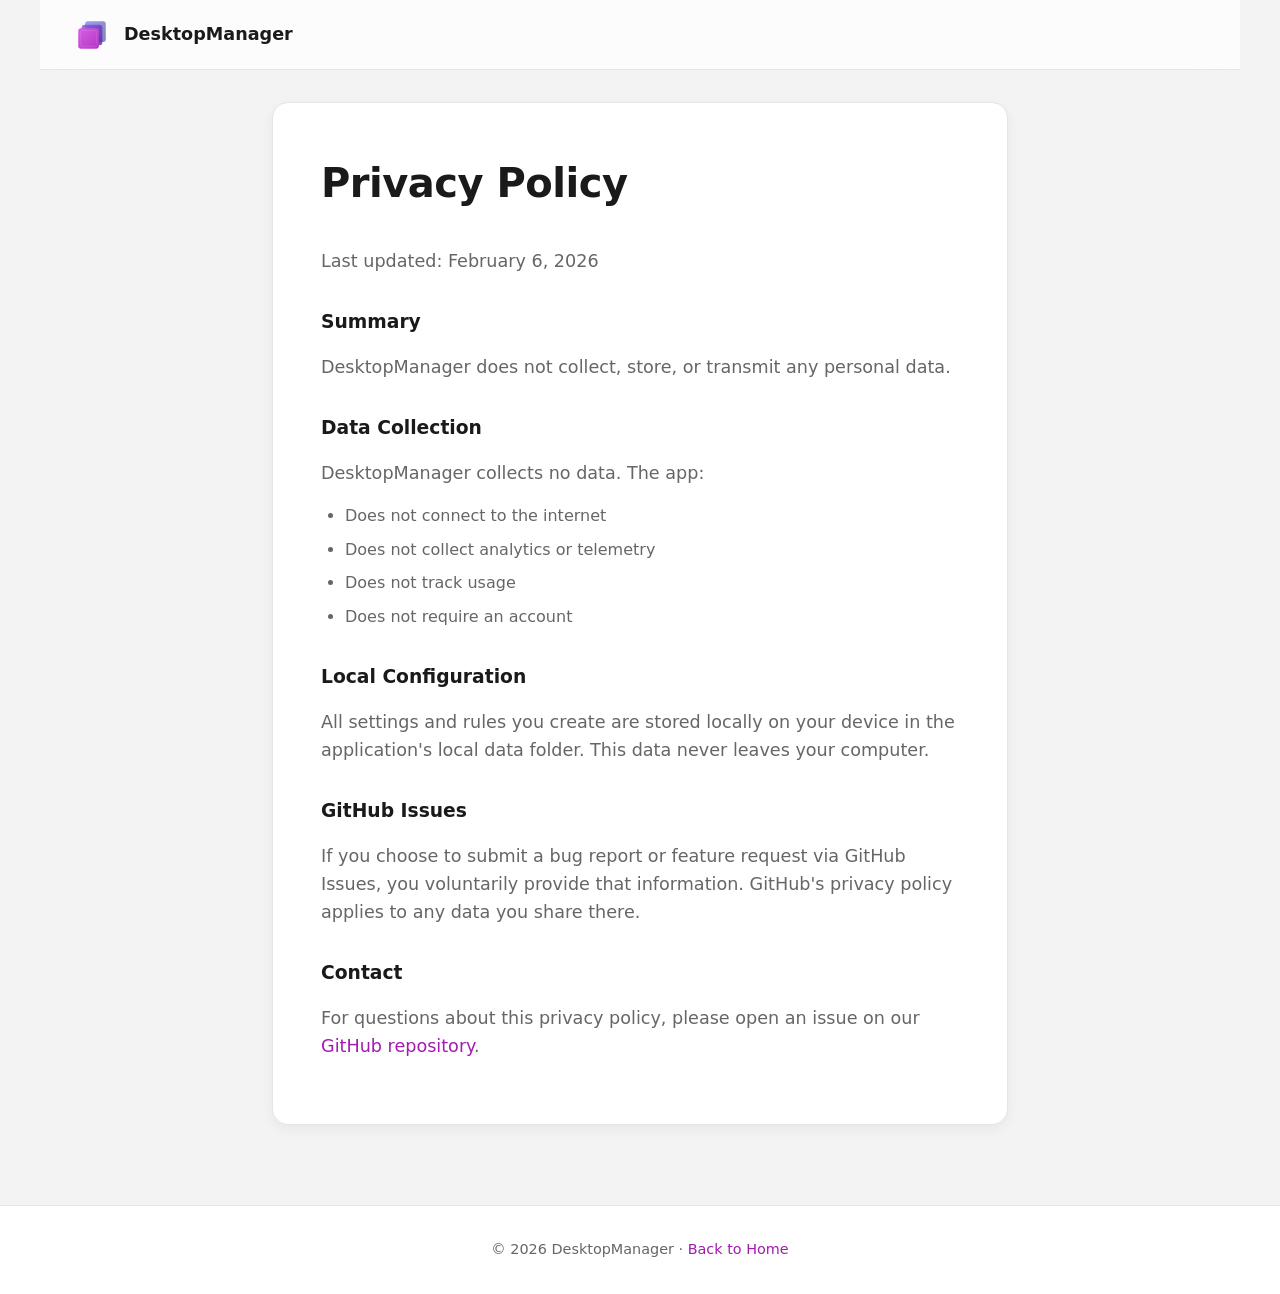
<file: website/privacy.html>
<!DOCTYPE html>
<html lang="en">
<head>
    <meta charset="UTF-8">
    <meta name="viewport" content="width=device-width, initial-scale=1.0">
    <title>Privacy Policy - DesktopManager</title>
    <link rel="icon" type="image/svg+xml" href="assets/favicon.svg">
    <link rel="icon" type="image/png" href="assets/favicon.png">
    <link rel="apple-touch-icon" href="assets/apple-touch-icon.png">
    <link rel="stylesheet" href="css/style.css">
</head>
<body>
    <header>
        <a href="index.html" class="logo">
            <svg viewBox="0 0 256 256" fill="none" xmlns="http://www.w3.org/2000/svg">
                <defs>
                    <linearGradient id="logoPrimary" x1="0" y1="0" x2="256" y2="256" gradientUnits="userSpaceOnUse">
                        <stop stop-color="#E879F9" />
                        <stop offset="1" stop-color="#A21CAF" />
                    </linearGradient>
                    <linearGradient id="logoSecondary" x1="50" y1="50" x2="200" y2="200" gradientUnits="userSpaceOnUse">
                        <stop stop-color="#8B5CF6" />
                        <stop offset="1" stop-color="#4C1D95" />
                    </linearGradient>
                    <linearGradient id="logoTertiary" x1="50" y1="50" x2="200" y2="200" gradientUnits="userSpaceOnUse">
                        <stop stop-color="#6366F1" />
                        <stop offset="1" stop-color="#312E81" />
                    </linearGradient>
                </defs>
                <g transform="translate(128 128) scale(1.1) translate(-128 -128)">
                    <rect x="88" y="48" width="120" height="120" rx="16" fill="url(#logoTertiary)" opacity="0.6" />
                    <rect x="68" y="68" width="120" height="120" rx="16" fill="url(#logoSecondary)" opacity="0.8" />
                    <rect x="48" y="88" width="120" height="120" rx="16" fill="url(#logoPrimary)" />
                    <rect x="62" y="102" width="92" height="92" rx="10" stroke="white" stroke-opacity="0.3" stroke-width="2" fill="none"/>
                </g>
            </svg>
            DesktopManager
        </a>
    </header>

    <main class="privacy-main">
        <div class="content-card">
            <h1>Privacy Policy</h1>
            
            <p>Last updated: February 6, 2026</p>

            <h3>Summary</h3>
            <p>DesktopManager does not collect, store, or transmit any personal data.</p>

            <h3>Data Collection</h3>
            <p>DesktopManager collects no data. The app:</p>
            <ul>
                <li>Does not connect to the internet</li>
                <li>Does not collect analytics or telemetry</li>
                <li>Does not track usage</li>
                <li>Does not require an account</li>
            </ul>

            <h3>Local Configuration</h3>
            <p>All settings and rules you create are stored locally on your device in the application's local data folder. This data never leaves your computer.</p>

            <h3>GitHub Issues</h3>
            <p>If you choose to submit a bug report or feature request via GitHub Issues, you voluntarily provide that information. GitHub's privacy policy applies to any data you share there.</p>

            <h3>Contact</h3>
            <p>For questions about this privacy policy, please open an issue on our <a href="https://github.com/nulisco/DesktopManager-public/issues" target="_blank" rel="noopener">GitHub repository</a>.</p>
        </div>
    </main>

    <footer style="padding: 2rem; text-align: center;">
        <p style="color: var(--text-secondary); font-size: 0.9rem;">
            &copy; 2026 DesktopManager &middot; <a href="index.html" style="color: var(--accent-primary); text-decoration: none;">Back to Home</a>
        </p>
    </footer>

    <script src="js/main.js"></script>
</body>
</html>
</file>
<file: website/css/style.css>
/* --- VARIABLES & THEME CONFIG --- */
:root {
    /* Light Mode Defaults */
    --bg-color: #f3f3f3;
    --surface-color: #ffffff;
    --text-primary: #1a1a1a;
    --text-secondary: #666666;
    --accent-primary: #A21CAF;
    --accent-gradient: linear-gradient(135deg, #E879F9 0%, #A21CAF 100%);
    --border-color: #e5e5e5;
    --card-shadow: 0 4px 12px rgba(0,0,0,0.05);
    --nav-height: 70px;
    --code-bg: #2d2d2d;
    --code-text: #e0e0e0;
    --success-color: #16a34a;

    /* HERO SVG COLORS (Light Mode) */
    --hero-bg-start: #ffffff;      /* Pure White center */
    --hero-bg-end: #e5e5e5;        /* Light Grey edges */
    --hero-grid-color: #000000;    /* Black Grid lines */
    --hero-grid-opacity: 0.05;     /* Very subtle grid */
}

[data-theme="dark"] {
    /* Dark Mode Overrides */
    --bg-color: #1a1a1a;
    --surface-color: #262626;
    --text-primary: #ffffff;
    --text-secondary: #a3a3a3;
    --border-color: #333333;
    --card-shadow: 0 8px 24px rgba(0,0,0,0.4);
    --code-bg: #000000;
    --success-color: #22c55e;

    /* HERO SVG COLORS (Dark Mode) */
    --hero-bg-start: #2E1065;      /* Deep Purple center */
    --hero-bg-end: #020617;        /* Almost Black edges */
    --hero-grid-color: #ffffff;    /* White Grid lines */
    --hero-grid-opacity: 0.03;
}

* { box-sizing: border-box; margin: 0; padding: 0; }

html, body {
    max-width: 100%;
    overflow-x: hidden !important;
    position: relative;
    width: 100%;
}

body {
    background-color: var(--bg-color);
    color: var(--text-primary);
    font-family: "Segoe UI Variable", "Segoe UI", system-ui, sans-serif;
    transition: background-color 0.3s ease, color 0.3s ease;
    line-height: 1.6;
    width: 100%;
    display: flex;
    flex-direction: column;
    min-height: 100vh;
    margin: 0;
    padding: 0;
}

/* --- NAVIGATION --- */
header {
    height: var(--nav-height);
    display: flex;
    align-items: center;
    justify-content: space-between;
    padding: 0 2rem;
    max-width: 1200px;
    margin: 0 auto;
    position: sticky;
    top: 0;
    z-index: 100;
    width: 100%;
}

@supports (backdrop-filter: blur(10px)) {
    header {
        background: rgba(255, 255, 255, 0.01);
        backdrop-filter: blur(20px);
        border-bottom: 1px solid var(--border-color);
    }
    [data-theme="light"] header { background: rgba(255,255,255,0.7); }
    [data-theme="dark"] header { background: rgba(26,26,26,0.7); }
}

.logo {
    display: flex;
    align-items: center;
    gap: 12px;
    font-weight: 700;
    font-size: 1.1rem;
    color: var(--text-primary);
    text-decoration: none;
}

.logo svg { height: 40px; width: 40px; }

.theme-toggle {
    background: none;
    border: 1px solid var(--border-color);
    color: var(--text-primary);
    padding: 8px;
    width: 40px;
    height: 40px;
    border-radius: 50%;
    cursor: pointer;
    font-size: 1.1rem;
    display: flex;
    align-items: center;
    justify-content: center;
    transition: all 0.2s ease;
}
.theme-toggle:hover { background: var(--surface-color); border-color: var(--text-secondary); }

/* --- HERO SECTION --- */
.hero {
    max-width: 1200px;
    margin: 0 auto;
    padding: 4rem 2rem;
    display: grid;
    grid-template-columns: 0.8fr 1.2fr;
    align-items: center;
    gap: 2rem;
}

.hero-image-container {
    width: 100%;
    display: flex;
    justify-content: flex-end;
    align-items: center;
    animation: float 6s ease-in-out infinite;
}

.hero-image {
    width: 100%;
    max-width: 100%;
    height: auto;
    filter: drop-shadow(0 25px 50px rgba(0,0,0,0.15));
    border-radius: 12px;
}

@keyframes float {
    0% { transform: translateY(0px); }
    50% { transform: translateY(-10px); }
    100% { transform: translateY(0px); }
}

.hero-text { text-align: left; }

.hero h1 {
    font-size: 3.5rem;
    line-height: 1.1;
    margin-bottom: 1.5rem;
    background: var(--accent-gradient);
    -webkit-background-clip: text;
    -webkit-text-fill-color: transparent;
    letter-spacing: -1px;
}

.hero p {
    font-size: 1.25rem;
    color: var(--text-secondary);
    margin-bottom: 1.5rem;
}

/* Privacy Checkmarks */
.privacy-checks {
    display: flex;
    flex-direction: row;
    flex-wrap: wrap;
    gap: 12px 24px;
    margin-bottom: 2rem;
    font-weight: 500;
    color: var(--text-primary);
    font-size: 0.95rem;
    justify-content: flex-start;
}

@media (max-width: 900px) {
    .privacy-checks {
        justify-content: center;
        padding: 0 1rem;
    }
}

.check-item { 
    display: flex; 
    align-items: center; 
    gap: 8px;
    white-space: nowrap;
}
.check-item svg { color: var(--success-color); width: 20px; height: 20px; }

/* Actions */
.install-actions {
    display: flex;
    flex-direction: column;
    gap: 16px;
    align-items: flex-start;
}

@media (max-width: 900px) {
    .install-actions {
        align-items: center;
    }
}

.button-row {
    display: flex;
    gap: 12px;
    flex-wrap: nowrap;
    width: 100%;
}

@media (max-width: 900px) {
    .button-row {
        flex-wrap: wrap;
        justify-content: center;
    }
}

.cta-button, .bmc-button, .kofi-button {
    display: inline-flex;
    align-items: center;
    justify-content: center;
    gap: 10px;
    padding: 12px 18px;
    border-radius: 8px;
    text-decoration: none;
    font-weight: 600;
    transition: transform 0.2s ease, box-shadow 0.2s ease;
    white-space: nowrap;
    font-size: 0.95rem;
    flex: 1;
}

@media (max-width: 900px) {
    .cta-button, .bmc-button, .kofi-button {
        flex: none;
        width: 100%;
        max-width: 350px;
    }
}
.cta-button {
    background: var(--text-primary);
    color: var(--bg-color);
}
.cta-button:hover { transform: translateY(-2px); }

.bmc-button {
    background-color: #FFDD00;
    color: #000000;
    border: 1px solid #FFDD00;
}
.bmc-button:hover {
    transform: translateY(-2px);
    box-shadow: 0 4px 12px rgba(255, 221, 0, 0.4);
    background-color: #FFEA5E;
}

/* Ko-fi Button Style */
.kofi-button {
    background-color: #ff6433;
    color: #ffffff;
    border: 1px solid #ff6433;
}
.kofi-button:hover {
    transform: translateY(-2px);
    box-shadow: 0 4px 12px rgba(255, 100, 51, 0.4);
    background-color: #ff7852;
}
[data-theme="dark"] .kofi-button { opacity: 0.95; }

/* Winget Block */
.winget-container {
    display: flex;
    align-items: center;
    background: var(--accent-gradient);
    border-radius: 8px;
    padding: 12px 16px;
    gap: 12px;
    width: fit-content; /* Only as large as the text */
    max-width: 100%;
    box-shadow: 0 4px 15px rgba(162, 28, 175, 0.3);
    box-sizing: border-box;
}

@media (max-width: 900px) {
    .winget-container {
        width: 100%; /* Go back to full width matching buttons on mobile */
        max-width: 350px;
    }
}

.winget-code {
    font-family: 'Consolas', 'Monaco', monospace;
    font-size: 0.95rem;
    color: #ffffff;
    font-weight: 600;
    white-space: nowrap;
    overflow-x: auto;
    scrollbar-width: none;
}

@media (max-width: 480px) {
    .winget-code {
        font-size: 0.85rem; /* Slight shrink for very small phones */
    }
}
.winget-code::before {
    content: ">";
    color: rgba(255, 255, 255, 0.8);
    margin-right: 8px;
    font-weight: bold;
}

.copy-btn {
    background: rgba(255, 255, 255, 0.15);
    border: none;
    color: #ffffff;
    padding: 8px;
    border-radius: 6px;
    cursor: pointer;
    display: flex;
    align-items: center;
    justify-content: center;
    transition: all 0.2s;
}
.copy-btn:hover { background: rgba(255, 255, 255, 0.25); }
.copy-btn svg { width: 18px; height: 18px; fill: currentColor; }

@media (max-width: 900px) {
    .hero {
        grid-template-columns: 1fr;
        text-align: left;
        gap: 3rem;
        padding: 2rem 2rem 2rem 1.5rem;
    }
    .hero-text { 
        display: flex; 
        flex-direction: column; 
        align-items: flex-start;
        width: 100%;
    }
    .hero-image-container { order: -1; justify-content: center; }
    .hero h1 { font-size: 2.5rem; }
    .install-actions { 
        align-items: flex-start;
        width: 100%;
    }
    .privacy-checks {
        justify-content: flex-start;
        padding: 0;
        align-items: flex-start;
    }
    .button-row { justify-content: flex-start; flex-wrap: wrap; }
    .cta-button, .bmc-button, .kofi-button { flex: none; width: 100%; max-width: 350px; }
}

/* --- SCREENSHOT CAROUSEL --- */
.carousel-section {
    width: 100%;
    max-width: 700px;
    margin: 0 auto 5rem;
    padding: 0;
    position: relative;
    overflow: visible;
}

@media (max-width: 900px) {
    .carousel-section {
        max-width: 90vw;
    }
}

.carousel-wrapper {
    position: relative;
    display: flex;
    align-items: center;
    width: 100%;
}

.carousel-container {
    display: flex;
    overflow-x: auto;
    scroll-snap-type: x mandatory;
    gap: 0;
    padding: 20px 0;
    scrollbar-width: none;
    scroll-behavior: smooth;
    width: 100%;
}
.carousel-container::-webkit-scrollbar { display: none; }

.screenshot-card {
    flex: 0 0 100%;
    width: 100%;
    scroll-snap-align: center;
    background: var(--surface-color);
    border-radius: 12px;
    border: 1px solid var(--border-color);
    box-shadow: var(--card-shadow);
    overflow: hidden;
    aspect-ratio: 16/10;
    position: relative;
    display: flex;
    align-items: center;
    justify-content: center;
}

.screenshot-card img {
    width: 100%;
    height: 100%;
    object-fit: contain;
    background: #000;
}

/* Carousel Navigation Buttons */
.nav-btn {
    background: var(--surface-color);
    border: 1px solid var(--border-color);
    color: var(--text-primary);
    width: 48px;
    height: 48px;
    border-radius: 50%;
    display: flex;
    align-items: center;
    justify-content: center;
    cursor: pointer;
    z-index: 10;
    box-shadow: 0 4px 12px rgba(0,0,0,0.1);
    transition: all 0.2s ease;
    position: absolute;
}
.nav-btn:hover { background: var(--bg-color); transform: scale(1.1); }
.nav-btn.prev { left: -24px; }
.nav-btn.next { right: -24px; }
.nav-btn svg { width: 24px; height: 24px; fill: currentColor; }

@media (min-width: 768px) { 
    .screenshot-card { 
        flex: 0 0 100%; 
    } 
}
@media (max-width: 600px) { 
    .nav-btn { display: none; } 
}

/* --- PHILOSOPHY SECTION --- */
.philosophy {
    text-align: center;
    max-width: 800px;
    margin: 0 auto 5rem;
    padding: 3rem 1rem;
    border-top: 1px solid var(--border-color);
    border-bottom: 1px solid var(--border-color);
}
.philosophy h2 { font-size: 2rem; margin-bottom: 1rem; }
.philosophy p { color: var(--text-secondary); font-size: 1.1rem; }

/* --- FEATURES GRID --- */
.features {
    display: grid;
    grid-template-columns: repeat(auto-fit, minmax(300px, 1fr));
    gap: 2rem;
    max-width: 1000px;
    margin: 0 auto 5rem;
    padding: 0 2rem;
    width: 100%;
    box-sizing: border-box;
}

@media (max-width: 768px) {
    .features {
        display: flex;
        flex-direction: column;
        align-items: stretch;
        padding: 0 1.5rem;
    }
    
    .feature-card {
        width: 100%;
        margin-bottom: 1.5rem;
    }
}

.feature-card {
    background: var(--surface-color);
    padding: 2rem;
    border-radius: 12px;
    border: 1px solid var(--border-color);
    transition: transform 0.2s ease;
    box-sizing: border-box;
}
.feature-card:hover { transform: translateY(-3px); }
.feature-card h3 { margin-bottom: 0.5rem; }
.feature-card p { color: var(--text-secondary); font-size: 0.95rem; }

/* --- PRIVACY DIALOG (Modern 2026) --- */
#privacyModal {
    border: none;
    border-radius: 16px;
    padding: 0;
    max-width: 600px;
    width: 90%;
    background: var(--surface-color);
    color: var(--text-primary);
    box-shadow: 0 25px 50px -12px rgba(0, 0, 0, 0.5);
    overflow: hidden;
    position: fixed;
    top: 50%;
    left: 50%;
    transform: translate(-50%, -50%);
    margin: 0;
}

@media (max-width: 600px) {
    #privacyModal {
        width: 95%;
        max-height: 90vh;
    }
}

#privacyModal::backdrop {
    background: rgba(0, 0, 0, 0.4);
    backdrop-filter: blur(8px);
    transition: all 0.3s ease;
}

#privacyModal {
    opacity: 0;
    scale: 0.95;
    transition: opacity 0.3s ease, scale 0.3s ease, display 0.3s ease allow-discrete;
}

#privacyModal[open] {
    opacity: 1;
    scale: 1;
}

@starting-style {
    #privacyModal[open] {
        opacity: 0;
        scale: 0.95;
    }
}

.modal-header {
    padding: 1.5rem 2rem;
    border-bottom: 1px solid var(--border-color);
    display: flex;
    align-items: center;
    justify-content: space-between;
    position: sticky;
    top: 0;
    background: var(--surface-color);
    z-index: 10;
}

.modal-header h2 { font-size: 1.25rem; }

.close-modal {
    background: none;
    border: none;
    color: var(--text-secondary);
    cursor: pointer;
    padding: 8px;
    border-radius: 50%;
    display: flex;
    align-items: center;
    justify-content: center;
    transition: background 0.2s;
}
.close-modal:hover { background: var(--bg-color); color: var(--text-primary); }

.modal-body {
    padding: 2rem;
    max-height: 70vh;
    overflow-y: auto;
}

.modal-body h3 {
    font-size: 1.05rem;
    margin: 1.5rem 0 0.5rem;
    color: var(--text-primary);
}
.modal-body h3:first-child { margin-top: 0; }
.modal-body p {
    color: var(--text-secondary);
    font-size: 1rem;
    margin-bottom: 1rem;
}
.modal-body ul {
    color: var(--text-secondary);
    font-size: 1rem;
    padding-left: 1.5rem;
    margin-bottom: 1rem;
}
.modal-body li { margin-bottom: 0.5rem; }
.modal-body a { color: var(--accent-primary); text-decoration: none; }
.modal-body a:hover { text-decoration: underline; }

/* --- FOOTER --- */
footer {
    border-top: 1px solid var(--border-color);
    padding: 3rem 2rem;
    margin-top: auto;
    background: var(--surface-color);
}

.footer-content {
    max-width: 1200px;
    margin: 0 auto;
    display: flex;
    flex-direction: column;
    align-items: center;
    gap: 2rem;
}

.social-links { display: flex; gap: 24px; }
.social-icon { color: var(--text-secondary); transition: color 0.2s; }
.social-icon:hover { color: var(--accent-primary); }
.social-icon svg { width: 24px; height: 24px; fill: currentColor; }

/* --- STANDALONE PRIVACY PAGE SPECIFIC --- */
.privacy-main {
    max-width: 800px;
    width: 100%;
    margin: 2rem auto 5rem;
    padding: 0 2rem;
    flex-grow: 1;
}

.content-card {
    background: var(--surface-color);
    padding: 3rem;
    border-radius: 16px;
    border: 1px solid var(--border-color);
    box-shadow: var(--card-shadow);
}

.content-card h1 { margin-bottom: 2rem; font-size: 2.5rem; letter-spacing: -0.5px; }
.content-card h3 { margin: 2rem 0 1rem; color: var(--text-primary); }
.content-card p { color: var(--text-secondary); margin-bottom: 1rem; font-size: 1.1rem; }
.content-card ul { color: var(--text-secondary); padding-left: 1.5rem; margin-bottom: 1.5rem; }
.content-card li { margin-bottom: 0.5rem; }
.content-card a { color: var(--accent-primary); text-decoration: none; }
.content-card a:hover { text-decoration: underline; }

@media (max-width: 600px) {
    .content-card { padding: 1.5rem; }
    .content-card h1 { font-size: 1.8rem; }
}

/* --- LIGHTBOX MODAL --- */
.lightbox-modal {
    border: none;
    background: none;
    padding: 0;
    max-width: 100vw;
    max-height: 100vh;
    width: 100%;
    height: 100%;
    overflow: hidden;
    justify-content: center;
    align-items: center;
    cursor: zoom-out;
}

.lightbox-modal::backdrop {
    background: rgba(0, 0, 0, 0.9);
    backdrop-filter: blur(10px);
}

.lightbox-content {
    width: 100%;
    height: 100%;
    display: flex;
    justify-content: center;
    align-items: center;
    padding: 2rem;
}

.lightbox-content img {
    max-width: 100%;
    max-height: 100%;
    object-fit: contain;
    border-radius: 8px;
    box-shadow: 0 25px 50px rgba(0,0,0,0.5);
    transition: transform 0.3s ease;
}

.close-lightbox {
    position: fixed;
    top: 2rem;
    right: 2rem;
    background: rgba(255, 255, 255, 0.1);
    border: none;
    color: white;
    cursor: pointer;
    padding: 10px;
    border-radius: 50%;
    display: flex;
    z-index: 100;
    transition: background 0.2s;
}
.close-lightbox:hover { background: rgba(255, 255, 255, 0.2); }

.lightbox-nav {
    position: fixed;
    top: 50%;
    transform: translateY(-50%);
    background: rgba(255, 255, 255, 0.1);
    border: none;
    color: white;
    cursor: pointer;
    padding: 15px;
    border-radius: 50%;
    display: flex;
    z-index: 100;
    transition: all 0.2s;
}
.lightbox-nav:hover { background: rgba(255, 255, 255, 0.2); scale: 1.1; }
.lightbox-nav.prev { left: 2rem; }
.lightbox-nav.next { right: 2rem; }

@media (max-width: 600px) {
    .lightbox-nav { padding: 8px; }
    .lightbox-nav.prev { left: 0.5rem; }
    .lightbox-nav.next { right: 0.5rem; }
    .close-lightbox { top: 1rem; right: 1rem; }
}

.lightbox-modal {
    opacity: 0;
    scale: 0.9;
    transition: opacity 0.3s ease, scale 0.3s ease, display 0.3s ease allow-discrete;
}

.lightbox-modal[open] {
    opacity: 1;
    scale: 1;
    display: flex;
}

@starting-style {
    .lightbox-modal[open] {
        opacity: 0;
        scale: 0.9;
    }
}

.screenshot-card {
    cursor: zoom-in;
}
</file>
